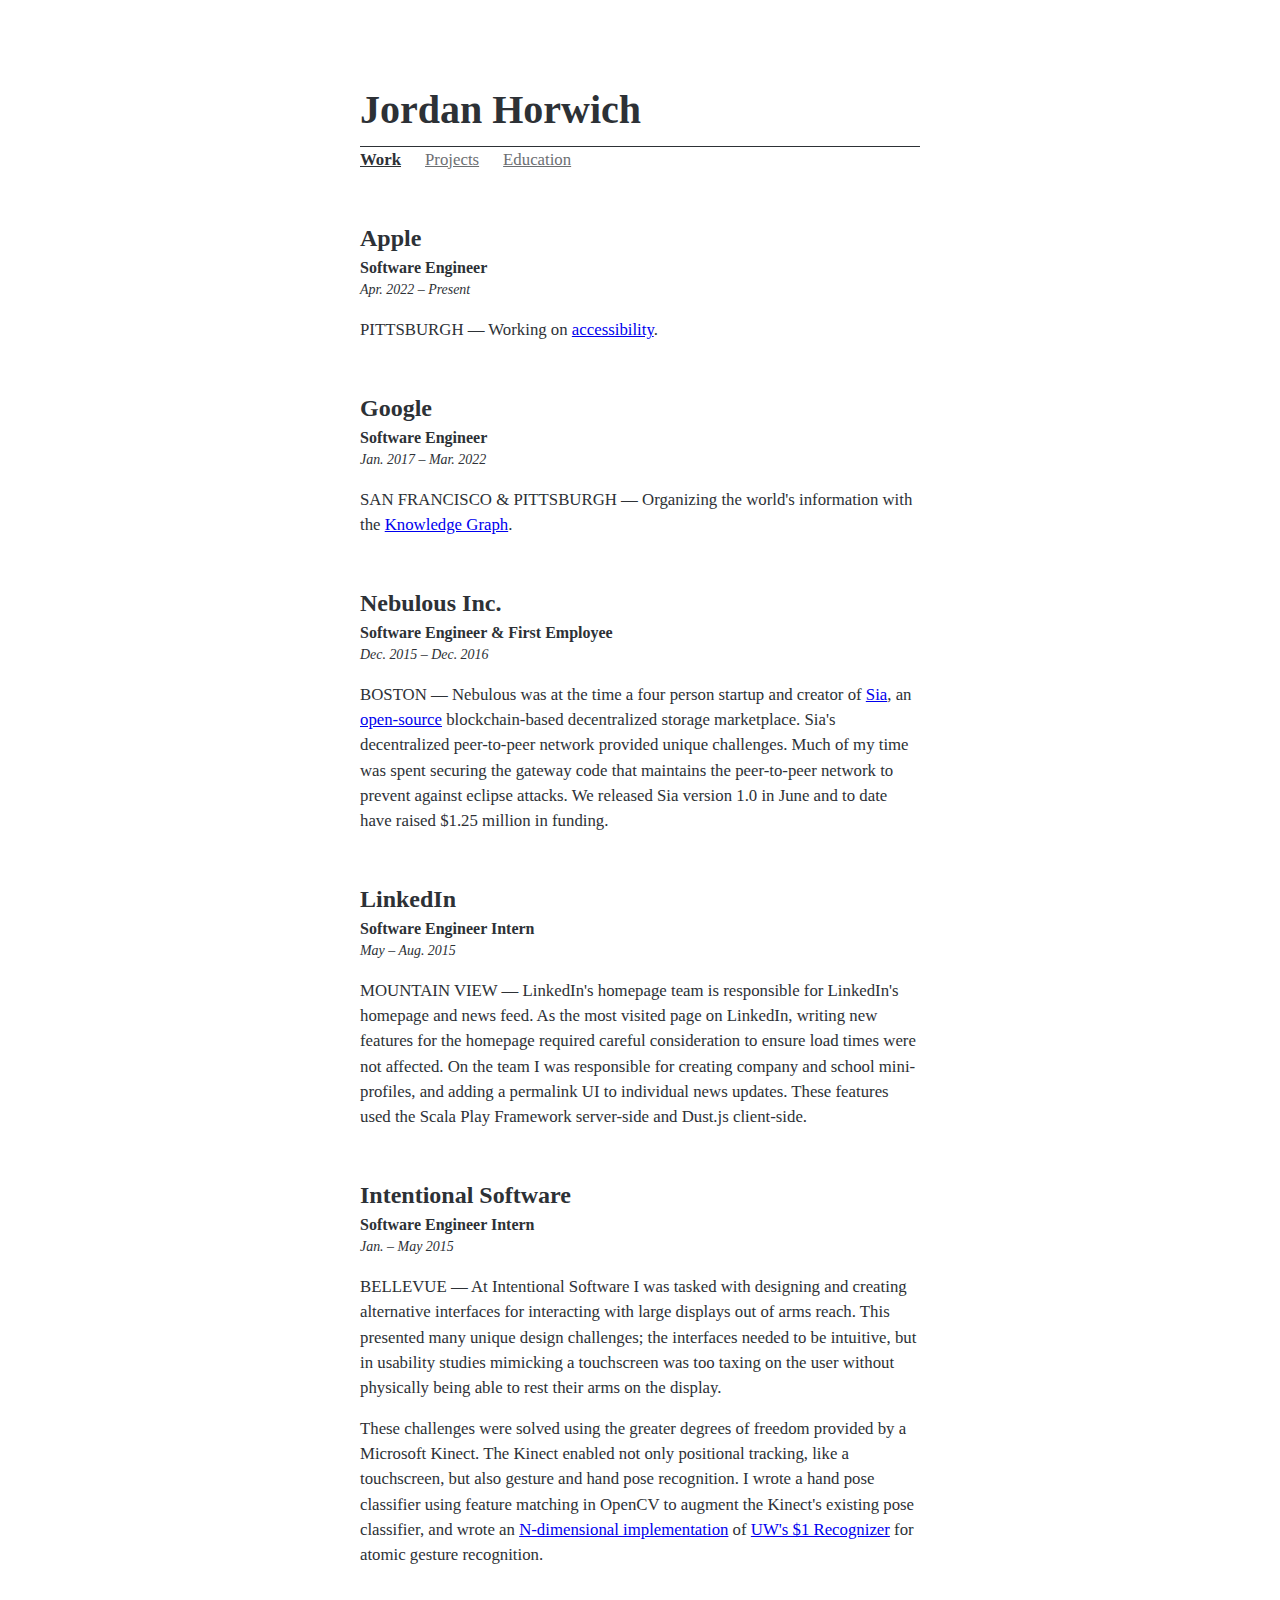
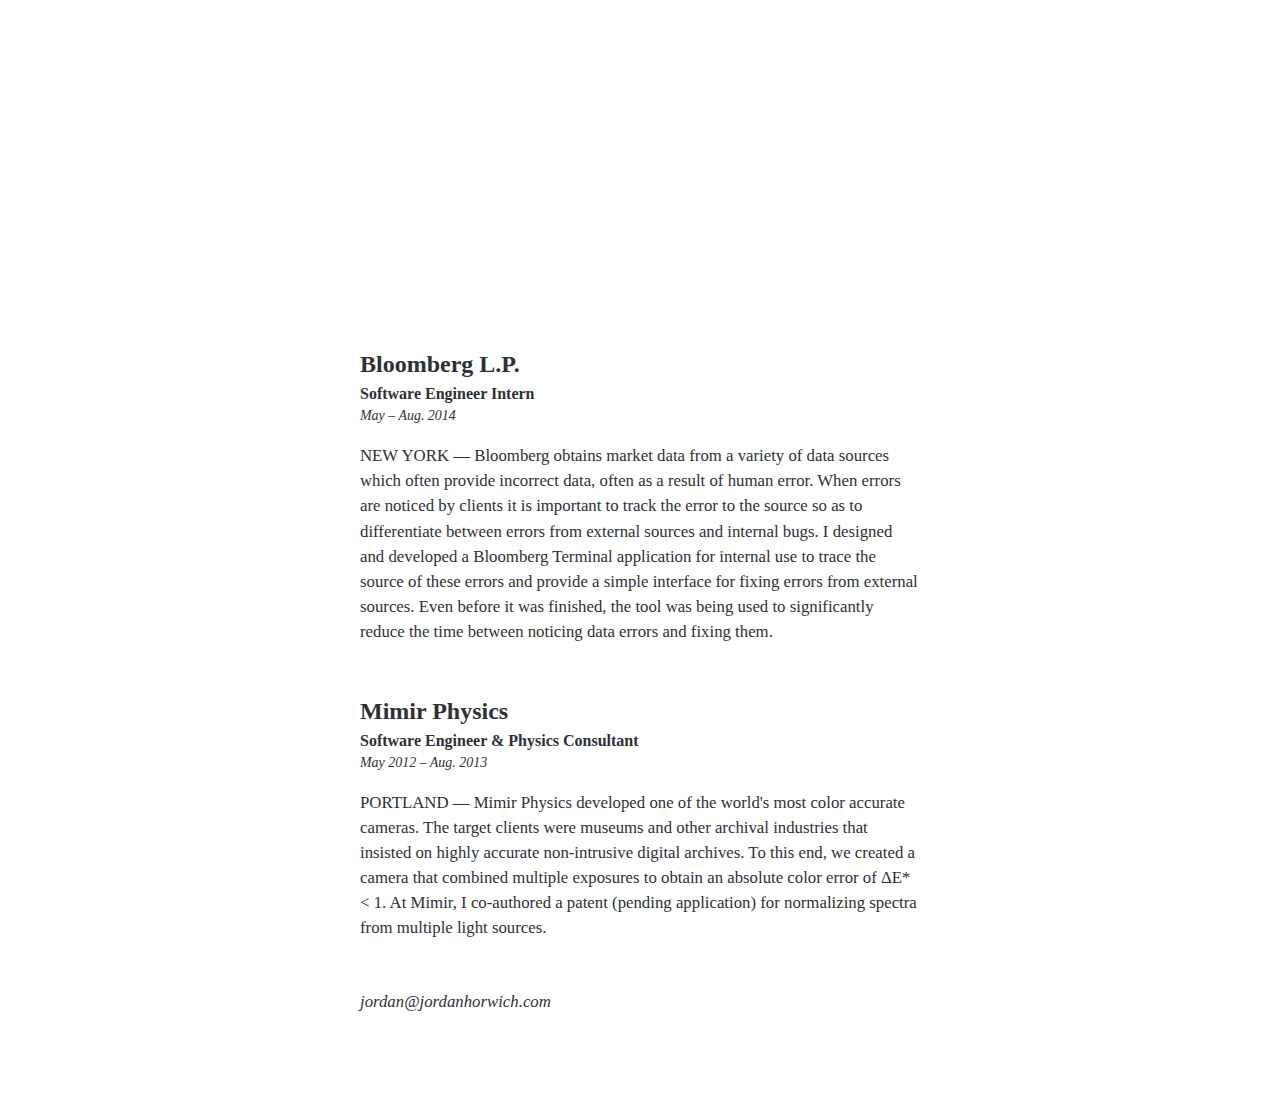
<file: index.html>
<!DOCTYPE html>
<html lang="en">
<head>
  <meta charset="utf-8">
  <meta name="viewport" content="initial-scale=1.0">
  <title>Jordan Horwich</title>
  <link rel="stylesheet" type="text/css" href="style.css">
</head>
<body>
  <header>
    <h1>Jordan Horwich</h1>
    <nav>
      <ul>
        <li><a class="active" href="/">Work</a></li>
        <li><a href="/projects.html">Projects</a></li>
        <li><a href="/education.html">Education</a></li>
      </ul>
    </nav>
  </header>
  <main>
    <section id="apple">
      <header>
        <h3>Apple</h3>
        <h4>Software Engineer</h4>
        <h5><time datetime="2022-04">Apr. 2022</time> – Present</h5>
      </header>
      <p>PITTSBURGH — Working on <a href="https://www.apple.com/accessibility/">accessibility</a>.</p>
    </section>
    <section id="google">
      <header>
        <h3>Google</h3>
        <h4>Software Engineer</h4>
        <h5><time datetime="2017-01">Jan. 2017</time> – <time datetime="2022-03">Mar. 2022</time></h5>
      </header>
      <p>SAN FRANCISCO & PITTSBURGH — Organizing the world's information with the <a href="https://blog.google/products/search/introducing-knowledge-graph-things-not/">Knowledge Graph</a>.</p>
    </section>
    <section id="nebulous">
      <header>
        <h3>Nebulous Inc.</h3>
        <h4>Software Engineer & First Employee</h4>
        <h5><time datetime="2015-12">Dec. 2015</time> – <time datetime="2016-12">Dec. 2016</time></h5>
      </header>
      <p>BOSTON — Nebulous was at the time a four person startup and creator of <a href="https://sia.tech">Sia</a>, an <a href="https://github.com/NebulousLabs/Sia">open-source</a> blockchain-based decentralized storage marketplace. Sia's decentralized peer-to-peer network provided unique challenges. Much of my time was spent securing the gateway code that maintains the peer-to-peer network to prevent against eclipse attacks. We released Sia version 1.0 in June and to date have raised $1.25 million in funding.</p>
    </section>
    <section id="linkedin">
      <header>
        <h3>LinkedIn</h3>
        <h4>Software Engineer Intern</h4>
        <h5><time datetime="2015-05">May</time> – <time datetime="2015-08">Aug. 2015</time></h5>
      </header>
      <p>MOUNTAIN VIEW — LinkedIn's homepage team is responsible for LinkedIn's homepage and news feed. As the most visited page on LinkedIn, writing new features for the homepage required careful consideration to ensure load times were not affected. On the team I was responsible for creating company and school mini-profiles, and adding a permalink UI to individual news updates. These features used the Scala Play Framework server-side and Dust.js client-side.</p>
    </section>
    <section id="intentional">
      <header>
        <h3>Intentional Software</h3>
        <h4>Software Engineer Intern</h4>
        <h5><time datetime="2015-01">Jan.</time> – <time datetime="2015-05">May 2015</time></h5>
      </header>
      <p>BELLEVUE — At Intentional Software I was tasked with designing and creating alternative interfaces for interacting with large displays out of arms reach. This presented many unique design challenges; the interfaces needed to be intuitive, but in usability studies mimicking a touchscreen was too taxing on the user without physically being able to rest their arms on the display.</p>
      <p>These challenges were solved using the greater degrees of freedom provided by a Microsoft Kinect. The Kinect enabled not only positional tracking, like a touchscreen, but also gesture and hand pose recognition. I wrote a hand pose classifier using feature matching in OpenCV to augment the Kinect's existing pose classifier, and wrote an <a href="https://github.com/VoidingWarranties/N-D-1-Recognizer">N-dimensional implementation</a> of <a href="https://depts.washington.edu/aimgroup/proj/dollar/">UW's $1 Recognizer</a> for atomic gesture recognition.</p>
      <div class="video-wrapper">
        <iframe width="560" height="315" src="https://www.youtube-nocookie.com/embed/pvzw2m9lFe8" frameborder="0" allowfullscreen></iframe>
      </div>
    </section>
    <section id="bloomberg">
      <header>
        <h3>Bloomberg L.P.</h3>
        <h4>Software Engineer Intern</h4>
        <h5><time datetime="2014-05">May</time> – <time datetime="2014-08">Aug. 2014</time></h5>
      </header>
      <p>NEW YORK — Bloomberg obtains market data from a variety of data sources which often provide incorrect data, often as a result of human error. When errors are noticed by clients it is important to track the error to the source so as to differentiate between errors from external sources and internal bugs. I designed and developed a Bloomberg Terminal application for internal use to trace the source of these errors and provide a simple interface for fixing errors from external sources. Even before it was finished, the tool was being used to significantly reduce the time between noticing data errors and fixing them.</p>
    </section>
    <section id="mimir">
      <header>
        <h3>Mimir Physics</h3>
        <h4>Software Engineer & Physics Consultant</h4>
        <h5><time datetime="2012-05">May 2012</time> – <time datetime="2013-08">Aug. 2013</time></h5>
      </header>
      <p>PORTLAND — Mimir Physics developed one of the world's most color accurate cameras. The target clients were museums and other archival industries that insisted on highly accurate non-intrusive digital archives. To this end, we created a camera that combined multiple exposures to obtain an absolute color error of ΔE* &lt; 1. At Mimir, I co-authored a patent (pending application) for normalizing spectra from multiple light sources.</p>
    </section>
  </main>
  <footer>
    <address>jordan@jordanhorwich.com</address>
  </footer>
</body>
</html>
</file>
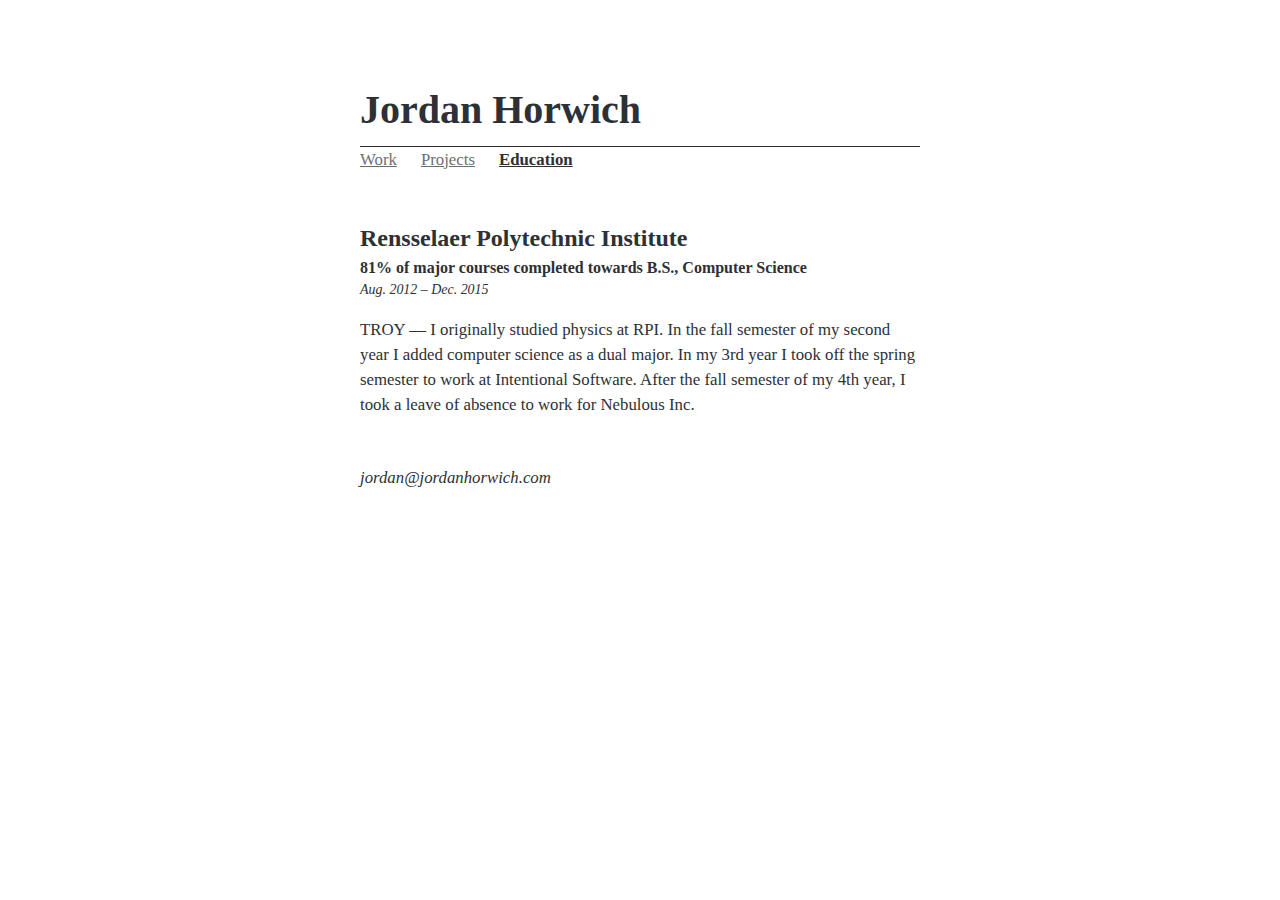
<file: education.html>
<!DOCTYPE html>
<html lang="en">
<head>
  <meta charset="utf-8">
  <meta name="viewport" content="initial-scale=1.0">
  <title>Jordan Horwich</title>
  <link rel="stylesheet" type="text/css" href="style.css">
</head>
<body>
  <header>
    <h1>Jordan Horwich</h1>
    <nav>
      <ul>
        <li><a href="/index.html">Work</a></li>
        <li><a href="/projects.html">Projects</a></li>
        <li><a class="active" href="/education.html">Education</a></li>
      </ul>
    </nav>
  </header>
  <main>
    <section id="rpi">
      <header>
        <h3>Rensselaer Polytechnic Institute</h3>
        <h4>81% of major courses completed towards B.S., Computer Science</h4>
        <h5><time datetime="2012-08">Aug. 2012</time> – <time datetime="2015-12">Dec. 2015</time></h5>
      </header>
      <p>TROY — I originally studied physics at RPI. In the fall semester of my second year I added computer science as a dual major. In my 3rd year I took off the spring semester to work at Intentional Software. After the fall semester of my 4th year, I took a leave of absence to work for Nebulous Inc.</p>
    </section>
  </main>
  <footer>
    <address>jordan@jordanhorwich.com</address>
  </footer>
</body>
</html>
</file>
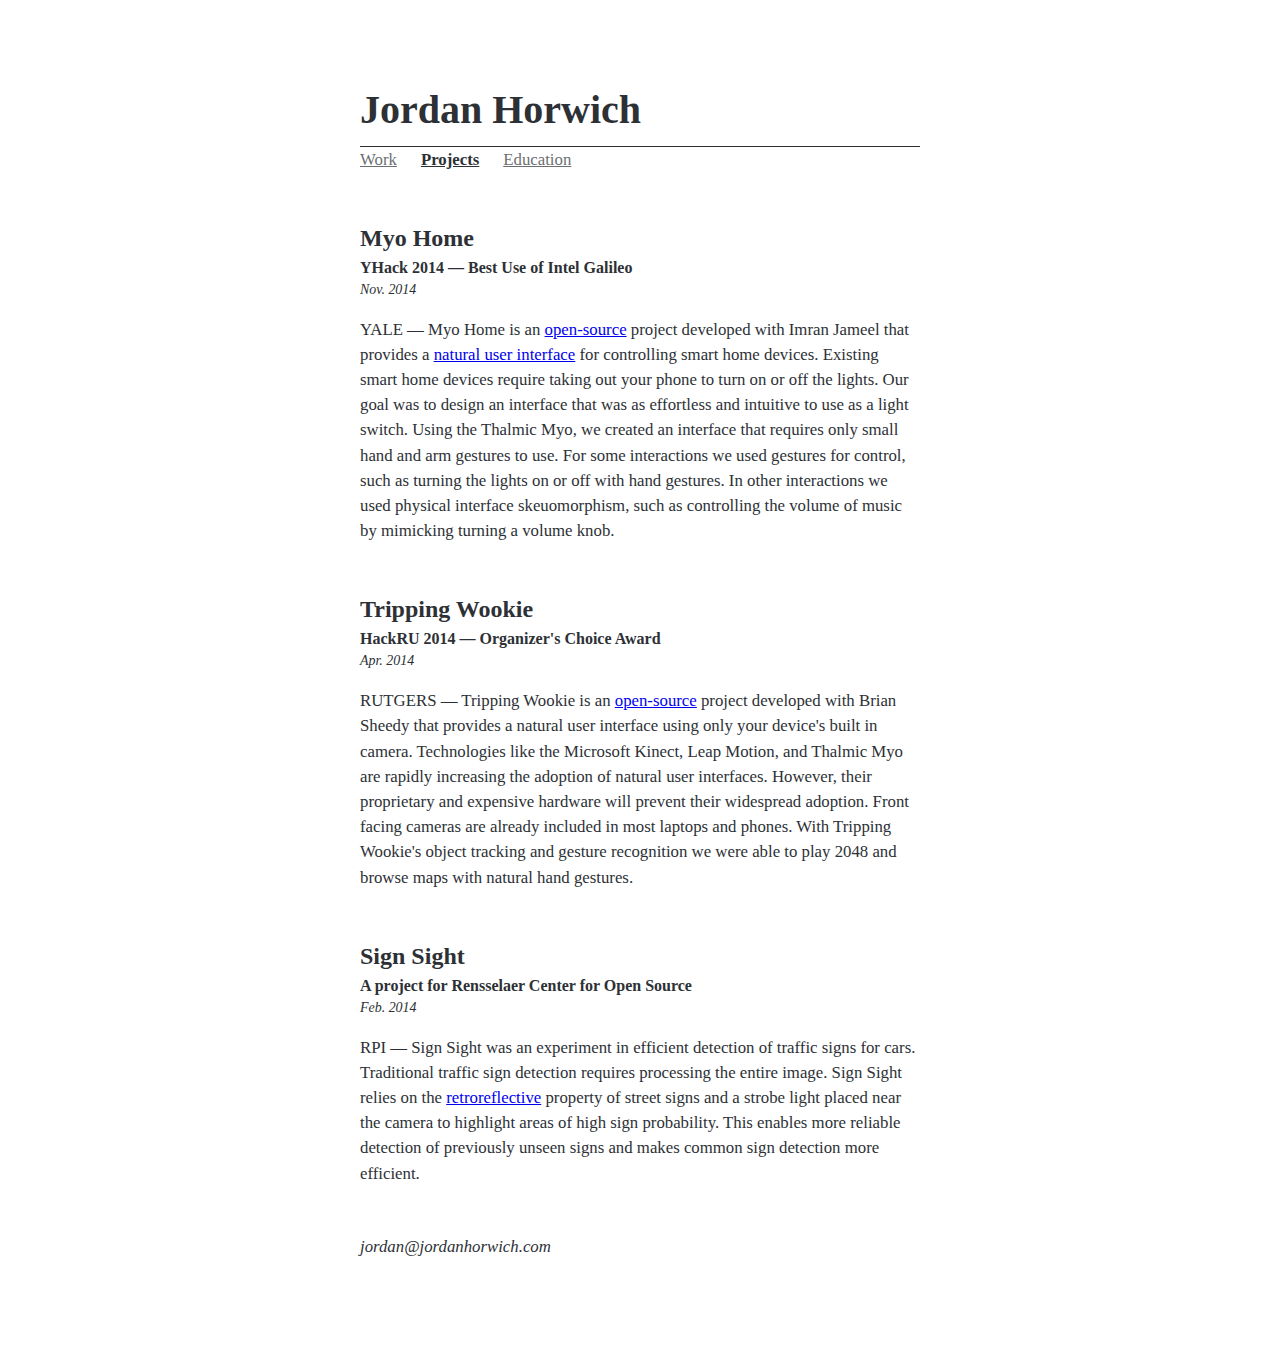
<file: projects.html>
<!DOCTYPE html>
<html lang="en">
<head>
  <meta charset="utf-8">
  <meta name="viewport" content="initial-scale=1.0">
  <title>Jordan Horwich</title>
  <link rel="stylesheet" type="text/css" href="style.css">
</head>
<body>
  <header>
    <h1>Jordan Horwich</h1>
    <nav>
      <ul>
        <li><a href="/">Work</a></li>
        <li><a class="active" href="/projects.html">Projects</a></li>
        <li><a href="/education.html">Education</a></li>
      </ul>
    </nav>
  </header>
  <main>
    <section id="myo-home">
      <header>
        <h3>Myo Home</h3>
        <h4>YHack 2014 — Best Use of Intel Galileo</h4>
        <h5><time datetime="2014-11">Nov. 2014</time></h5>
      </header>
      <p>YALE — Myo Home is an <a href="https://github.com/VoidingWarranties/Myo-Home">open-source</a> project developed with Imran Jameel that provides a <a href="https://en.wikipedia.org/wiki/Natural_user_interface">natural user interface</a> for controlling smart home devices. Existing smart home devices require taking out your phone to turn on or off the lights. Our goal was to design an interface that was as effortless and intuitive to use as a light switch. Using the Thalmic Myo, we created an interface that requires only small hand and arm gestures to use. For some interactions we used gestures for control, such as turning the lights on or off with hand gestures. In other interactions we used physical interface skeuomorphism, such as controlling the volume of music by mimicking turning a volume knob.</p>
    </section>
    <section id="tripping-wookie">
      <header>
        <h3>Tripping Wookie</h3>
        <h4>HackRU 2014 — Organizer's Choice Award</h4>
        <h5><time datetime="2014-04">Apr. 2014</time></h5>
      </header>
      <p>RUTGERS — Tripping Wookie is an <a href="https://github.com/VoidingWarranties/TrippingWookie">open-source</a> project developed with Brian Sheedy that provides a natural user interface using only your device's built in camera. Technologies like the Microsoft Kinect, Leap Motion, and Thalmic Myo are rapidly increasing the adoption of natural user interfaces. However, their proprietary and expensive hardware will prevent their widespread adoption. Front facing cameras are already included in most laptops and phones. With Tripping Wookie's object tracking and gesture recognition we were able to play 2048 and browse maps with natural hand gestures.</p>
    </section>
    <section id="sign-sight">
      <header>
        <h3>Sign Sight</h3>
        <h4>A project for Rensselaer Center for Open Source</h4>
        <h5><time datetime="2014-02">Feb. 2014</time></h5>
      </header>
      <p>RPI — Sign Sight was an experiment in efficient detection of traffic signs for cars. Traditional traffic sign detection requires processing the entire image. Sign Sight relies on the <a href="https://en.wikipedia.org/wiki/Retroreflector">retroreflective</a> property of street signs and a strobe light placed near the camera to highlight areas of high sign probability. This enables more reliable detection of previously unseen signs and makes common sign detection more efficient.</p>
    </section>
  </main>
  <footer>
    <address>jordan@jordanhorwich.com</address>
  </footer>
</body>
</html>
</file>
<file: style.css>
* {
  margin: 0;
}

body {
  color: #2d3136;
  font: 1rem/1.5 Georgia, Serif;
  font-size: 1.05rem;
  margin: 7% auto;
  max-width: 35rem;
  padding: 0 0.9rem;
}

section {
  margin: 3rem 0;
}

h1 {
  border-style: solid;
  border-width: 0 0 1px 0;
  font-size: 2.5rem;
  line-height: 1;
  padding: 0 0 1rem 0;
}

h2 {
  border-style: solid;
  border-width: 1px 0;
  font-size: 3.5rem;
  font-weight: normal;
  margin: 3rem 0 0 0;
}

h3 {
  font-size: 1.5rem;
}

h4 {
  font-size: 1rem;
}

h5 {
  font-style: italic;
  font-weight: normal;
  margin: 0 0 1rem 0;
}

p {
  margin: 1rem 0;
}

nav ul {
  list-style-type: none;
  overflow: hidden;
  padding: 0;
}

nav li {
  display: inline;
  float: left;
  margin: 0 1.5rem 0 0;
}

nav li a:link,
nav li a:visited {
  color: #2d3136;
  opacity: 0.7;
}

nav li a.active {
  color: #2d3136;
  font-weight: bold;
  opacity: 1;
}

.video-wrapper {
  position: relative;
  padding-bottom: 56.25%; /* 9:16 */
}

.video-wrapper iframe {
  position: absolute;
  width: 100%;
  height: 100%;
}
</file>
